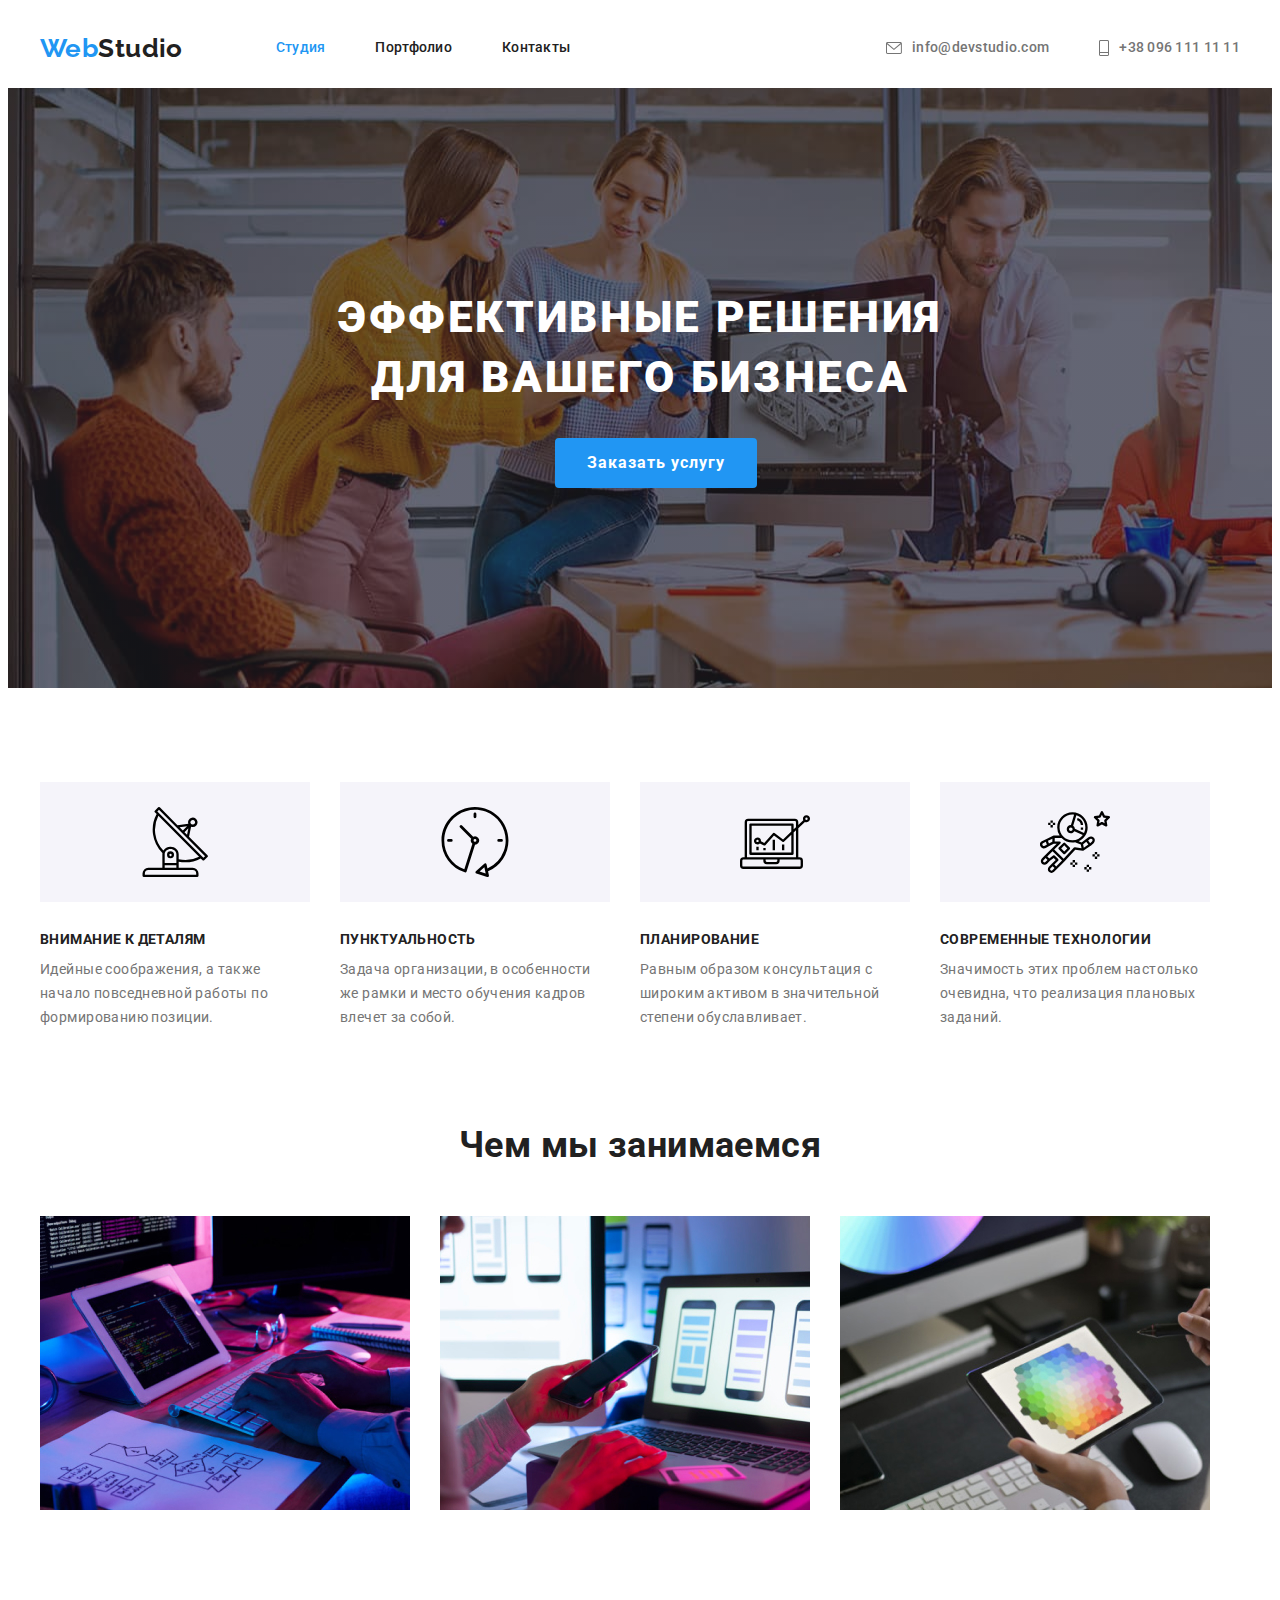
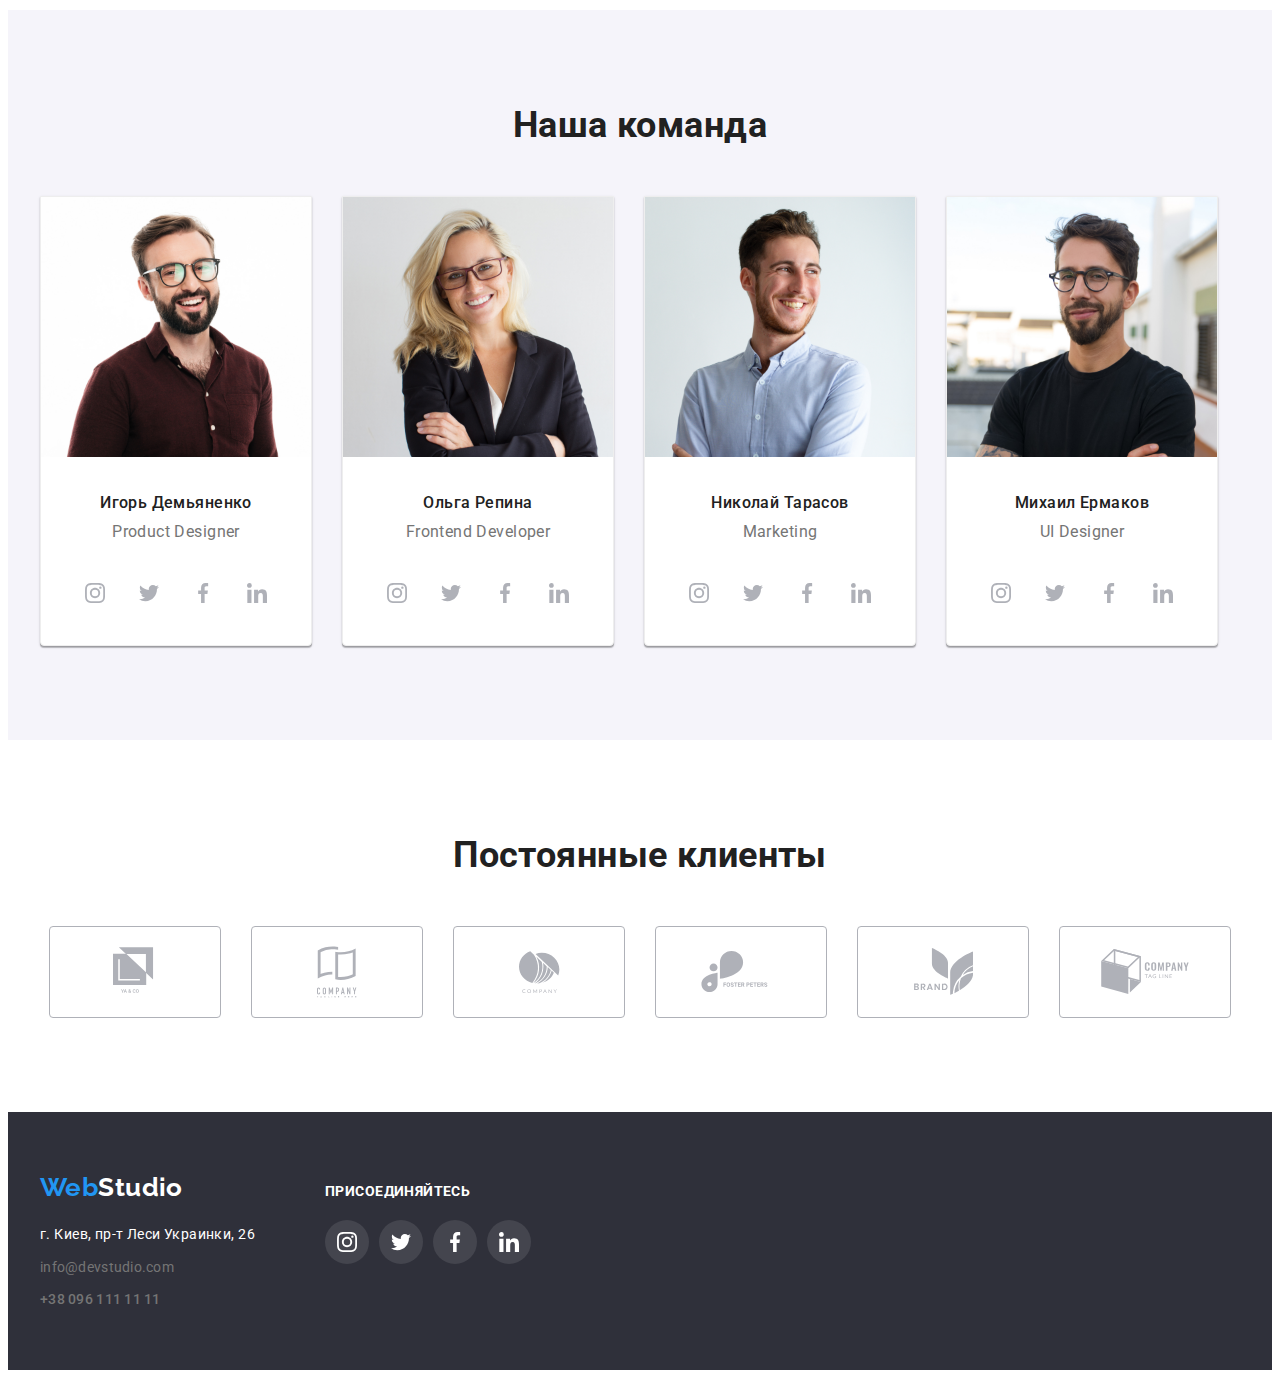
<file: index.html>
<!DOCTYPE html>
<html lang="ru">
  <head>
    <meta charset="UTF-8" />
    <meta name="viewport" content="width=device-width, initial-scale=1.0" />
    <title>Studio</title>
    <link
      href="https://fonts.googleapis.com/css2?family=Raleway:wght@700&family=Roboto:wght@400;500;700;900&display=swap"
      rel="stylesheet"
    />
    <link
      rel="stylesheet"
      href="https://cdnjs.cloudflare.com/ajax/libs/modern-normalize/1.0.0/modern-normalize.min.css"
      integrity="sha512-ISS7cAi1PEhQ8jnbJpJZMd29NlhNj4AWYyLOSp2CE/CsHxTCu+r+t0D2yoJudVrd0/8fTVPUVDzY5Tvli75u/g=="
      crossorigin="anonymous"
    />
    <link rel="stylesheet" href="./css/styles.css" />
  </head>
  <body>
    <!--Верхняя линия -->
    <header class="container">
      <nav class="site-nav">
        <a class="logo" href=""><span>Web</span>Studio</a>
        <ul class="navigation">
          <li class="item">
            <a class="link-current" href="./index.html">Студия</a>
          </li>
          <li class="item">
            <a class="link" href="./portfolio.html">Портфолио</a>
          </li>
          <li class="item"><a class="link" href="">Контакты</a></li>
        </ul>
        <ul class="address-link">
          <li class="item">
            <a class="address" href="mailto:info@devstudio.com">
              <svg class="icon-address" width="16" height="12">
                <use href="./images/sprite.svg#icon-envelope"></use>
              </svg>
              info@devstudio.com</a>
          </li>
          <li class="item">
            <a class="address" href="tel:+380961111111"
              ><svg class="icon-address" width="10" height="16">
                <use href="./images/sprite.svg#icon-phone"></use>
                </svg> 
                +38 096 111 11 11</a>
          </li>
        </ul>
      </nav>
    </header>

    <main>
      <!--Шапка-->
      <section class="hero">
        <div class="container">
          <h1 class="hero-title">
            Эффективные решения <br />для вашего бизнеса
          </h1>
          <button type="button" class="button-order-service">
            Заказать услугу
          </button>
        </div>
      </section>

      <!--Особенности-->
      <section class="features">
        <div class="container">
          <h2 class="hidden-title">Особенности</h2>
          <ul class="features-list">
            <li class="item">
              <div class="icon-box">
                <svg class="icon-features" width="70" height="70">
                  <use href="./images/sprite.svg#icon-Group"></use>
                </svg>
              </div>
              <h3 class="features-title">Внимание к деталям</h3>
              <p class="features-text">
                Идейные соображения, а также начало повседневной работы по
                формированию позиции.
              </p>
            </li>
            <li class="item">
              <div class="icon-box">
                <svg class="icon-features" width="70" height="70">
                  <use href="./images/sprite.svg#icon-clock-1"></use>
                </svg>
              </div>
              <h3 class="features-title">Пунктуальность</h3>
              <p class="features-text">
                Задача организации, в особенности же рамки и место обучения
                кадров влечет за собой.
              </p>
            </li>
            <li class="item">
              <div class="icon-box">
                <svg class="icon-features" width="70" height="70">
                  <use href="./images/sprite.svg#icon-diagram-1"></use>
                </svg>
              </div>
              <h3 class="features-title">Планирование</h3>
              <p class="features-text">
                Равным образом консультация с широким активом в значительной
                степени обуславливает.
              </p>
            </li>
            <li class="item">
              <div class="icon-box">
                <svg class="icon-features" width="70" height="70">
                  <use href="./images/sprite.svg#icon-astronaut-1"></use>
                </svg>
              </div>
              <h3 class="features-title">Современные технологии</h3>
              <p class="features-text">
                Значимость этих проблем настолько очевидна, что реализация
                плановых заданий.
              </p>
            </li>
          </ul>
        </div>
      </section>

      <!--Чем мы занимаемся-->
      <section class="works">
        <div class="container">
          <h2 class="works-header">Чем мы занимаемся</h2>
          <ul class="works-list">
            <li class="works-list-item">
              <img
                src="./images/box%201.jpg"
                alt="Человек печатает код"
                width="370"
                height="294"
              />
            </li>
            <li class="works-list-item">
              <img
                src="./images/box%202.jpg"
                alt="Разработка мобильного приложения"
                width="370"
                height="294"
              />
            </li>
            <li class="works-list-item">
              <img
                src="./images/box%203.jpg"
                alt="RGB палитра на планшете"
                width="370"
                height="294"
              />
            </li>
          </ul>
        </div>
      </section>

      <!--Команда-->
      <section class="team">
        <div class="container">
          <h2 class="team-header">Наша команда</h2>
          <ul class="team-list">
            <li class="team-member">
              <img
                src="./images/team%20card%201.jpg"
                alt="Фото члена команды"
                width="270"
              />
              <h3 class="member-name">Игорь Демьяненко</h3>
              <p class="member-position">Product Designer</p>
              <ul class="social-list">
                <li class="social-item">
                  <a class="social-link" href="">
                    <svg class="icon-social-link" width="20" height="20">
                      <use href="./images/sprite.svg#icon-instagram"></use>
                    </svg>
                  </a>
                </li>
                <li class="social-item">
                  <a class="social-link" href="">
                    <svg class="icon-social-link" width="20" height="20">
                      <use href="./images/sprite.svg#icon-twitter"></use>
                    </svg>
                  </a>
                </li>
                <li class="social-item">
                  <a class="social-link" href="">
                    <svg class="icon-social-link" width="20" height="20">
                      <use href="./images/sprite.svg#icon-facebook"></use>
                    </svg>
                  </a>
                </li>
                <li class="social-item">
                  <a class="social-link" href="">
                    <svg class="icon-social-link" width="20" height="20">
                      <use href="./images/sprite.svg#icon-linkedin"></use>
                    </svg>
                  </a>
                </li>
              </ul>
            </li>
            <li class="team-member">
              <img
                src="./images/team%20card%202.jpg"
                alt="Фото члена команды"
                width="270"
              />
              <h3 class="member-name">Ольга Репина</h3>
              <p class="member-position">Frontend Developer</p>
              <ul class="social-list">
                <li class="social-item">
                  <a class="social-link" href="">
                    <svg class="icon-social-link" width="20" height="20">
                      <use href="./images/sprite.svg#icon-instagram"></use>
                    </svg>
                  </a>
                </li>
                <li class="social-item">
                  <a class="social-link" href="">
                    <svg class="icon-social-link" width="20" height="20">
                      <use href="./images/sprite.svg#icon-twitter"></use>
                    </svg>
                  </a>
                </li>
                <li class="social-item">
                  <a class="social-link" href="">
                    <svg class="icon-social-link" width="20" height="20">
                      <use href="./images/sprite.svg#icon-facebook"></use>
                    </svg>
                  </a>
                </li>
                <li class="social-item">
                  <a class="social-link" href="">
                    <svg class="icon-social-link" width="20" height="20">
                      <use href="./images/sprite.svg#icon-linkedin"></use>
                    </svg>
                  </a>
                </li>
              </ul>
            </li>
            <li class="team-member">
              <img
                src="./images/team%20card%203.jpg"
                alt="Фото члена команды"
                width="270"
              />
              <h3 class="member-name">Николай Тарасов</h3>
              <p class="member-position">Marketing</p>
              <ul class="social-list">
                <li class="social-item">
                  <a class="social-link" href="">
                    <svg class="icon-social-link" width="20" height="20">
                      <use href="./images/sprite.svg#icon-instagram"></use>
                    </svg>
                  </a>
                </li>
                <li class="social-item">
                  <a class="social-link" href="">
                    <svg class="icon-social-link" width="20" height="20">
                      <use href="./images/sprite.svg#icon-twitter"></use>
                    </svg>
                  </a>
                </li>
                <li class="social-item">
                  <a class="social-link" href="">
                    <svg class="icon-social-link" width="20" height="20">
                      <use href="./images/sprite.svg#icon-facebook"></use>
                    </svg>
                  </a>
                </li>
                <li class="social-item">
                  <a class="social-link" href="">
                    <svg class="icon-social-link" width="20" height="20">
                      <use href="./images/sprite.svg#icon-linkedin"></use>
                    </svg>
                  </a>
                </li>
              </ul>
            </li>
            <li class="team-member">
              <img
                src="./images/team%20card%204.jpg"
                alt="Фото члена команды"
                width="270"
              />
              <h3 class="member-name">Михаил Ермаков</h3>
              <p class="member-position">UI Designer</p>
              <ul class="social-list">
                <li class="social-item">
                  <a class="social-link" href="">
                    <svg class="icon-social-link" width="20" height="20">
                      <use href="./images/sprite.svg#icon-instagram"></use>
                    </svg>
                  </a>
                </li>
                <li class="social-item">
                  <a class="social-link" href="">
                    <svg class="icon-social-link" width="20" height="20">
                      <use href="./images/sprite.svg#icon-twitter"></use>
                    </svg>
                  </a>
                </li>
                <li class="social-item">
                  <a class="social-link" href="">
                    <svg class="icon-social-link" width="20" height="20">
                      <use href="./images/sprite.svg#icon-facebook"></use>
                    </svg>
                  </a>
                </li>
                <li class="social-item">
                  <a class="social-link" href="">
                    <svg class="icon-social-link" width="20" height="20">
                      <use href="./images/sprite.svg#icon-linkedin"></use>
                    </svg>
                  </a>
                </li>
              </ul>
            </li>
          </ul>
        </div>
      </section>

      <!--Постоянные клиенты-->
      <section class="clients">
        <div class="container">
          <h2 class="clients-header">Постоянные клиенты</h2>
          <ul class="clients-list">
            <li class="clients-list-item">
              <a href="" class="clients-link">
                <svg class="clients-link-logo" width="44.27" height="49.23">
                  <use href="./images/sprite.svg#icon-logo-1"></use>
                </svg>
              </a>
            </li>
            <li class="clients-list-item">
              <a href="" class="clients-link">
                <svg class="clients-link-logo" width="40" height="52">
                  <use href="./images/sprite.svg#icon-logo-2"></use>
                </svg>
              </a>
            </li>
            <li class="clients-list-item">
              <a href="" class="clients-link">
                <svg class="clients-link-logo" width="41" height="42.6">
                  <use href="./images/sprite.svg#icon-logo-3"></use>
                </svg>
              </a>
            </li>
            <li class="clients-list-item">
              <a href="" class="clients-link">
                <svg class="clients-link-logo" width="79.66" height="42.02">
                  <use href="./images/sprite.svg#icon-logo-4"></use>
                </svg>
              </a>
            </li>
            <li class="clients-list-item">
              <a href="" class="clients-link">
                <svg class="clients-link-logo" width="59" height="47">
                  <use href="./images/sprite.svg#icon-logo-5"></use>
                </svg>
              </a>
            </li>
            <li class="clients-list-item">
              <a href="" class="clients-link">
                <svg class="clients-link-logo" width="88.48" height="45.44">
                  <use href="./images/sprite.svg#icon-logo-6"></use>
                </svg>
              </a>
            </li>
          </ul>
        </div>
      </section>
    </main>

    <!--Подвал-->
    <footer class="footer">
      <div class="container">
          <div class="footer-address">
          <a class="logo" href="./index.html"><span>Web</span>Studio</a>
          <address class="footer-addr">
          <p class="footer-street">г. Киев, пр-т Леси Украинки, 26</p>
          <a class="address" href="mailto:info@devstudio.com">info@devstudio.com</a>
          <a class="address" href="tel:+380961111111">+38 096 111 11 11</a>
      </address></div>
      <div class="join">
          <p class="join-text">
              присоединяйтесь
          </p>
          <ul class="social-list">
              <li class="social-item"><a class="social-link" href="">
                      <svg class="icon-social-link" width="20" height="20">
                          <use href="./images/sprite.svg#icon-instagram"></use>
                      </svg>
                  </a></li>
              <li class="social-item"><a class="social-link" href="">
                      <svg class="icon-social-link" width="20" height="20">
                          <use href="./images/sprite.svg#icon-twitter"></use>
                      </svg>
                  </a></li>
              <li class="social-item"><a class="social-link" href="">
                      <svg class="icon-social-link" width="20" height="20">
                          <use href="./images/sprite.svg#icon-facebook"></use>
                      </svg>
                  </a></li>
              <li class="social-item"><a class="social-link" href="">
                      <svg class="icon-social-link" width="20" height="20">
                          <use href="./images/sprite.svg#icon-linkedin"></use>
                      </svg>
                  </a></li>
          </ul>
      </div>
      </div>
  </footer>
  </body>
</html>
</file>
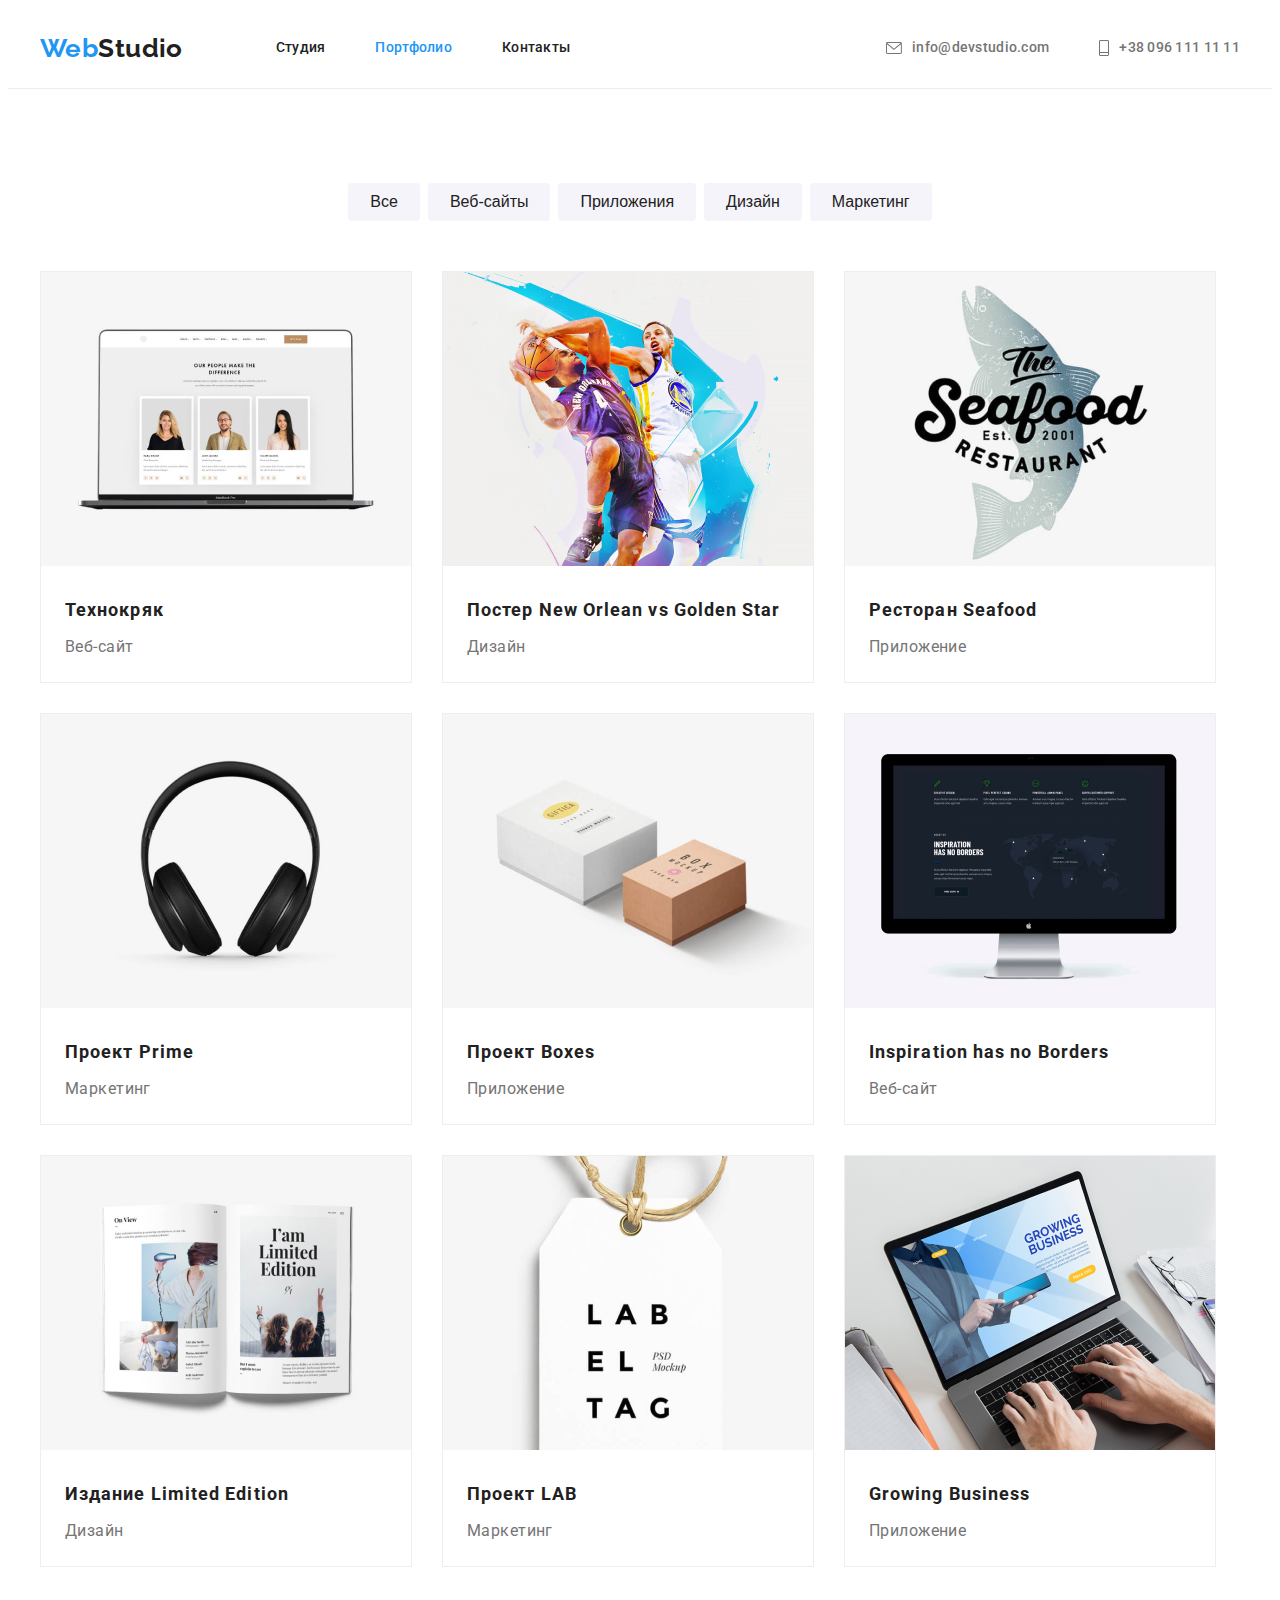
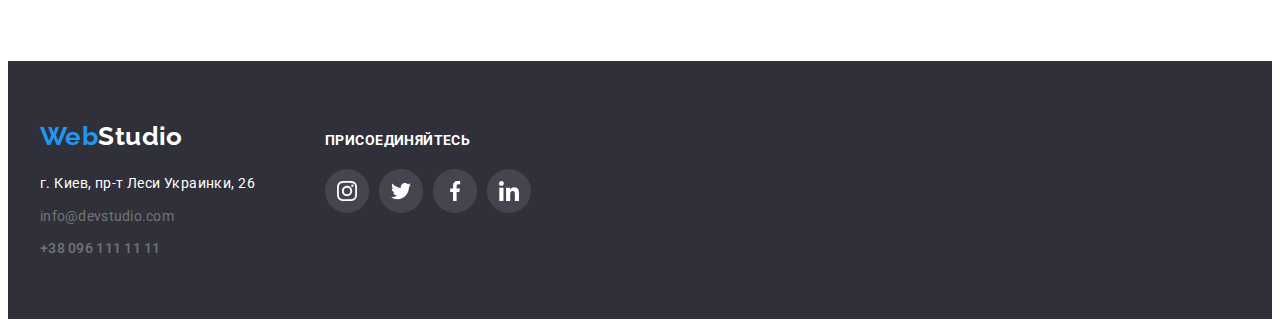
<file: portfolio.html>
<!DOCTYPE html>
<html lang="ru">
  <head>
    <meta charset="UTF-8" />
    <meta name="viewport" content="width=device-width, initial-scale=1.0" />
    <title>Portfolio</title>
    <link
      href="https://fonts.googleapis.com/css2?family=Raleway:wght@700&family=Roboto:wght@400;500;700;900&display=swap"
      rel="stylesheet"
    />
    <link
      rel="stylesheet"
      href="https://cdnjs.cloudflare.com/ajax/libs/modern-normalize/1.0.0/modern-normalize.min.css"
      integrity="sha512-ISS7cAi1PEhQ8jnbJpJZMd29NlhNj4AWYyLOSp2CE/CsHxTCu+r+t0D2yoJudVrd0/8fTVPUVDzY5Tvli75u/g=="
      crossorigin="anonymous"
    />
    <link rel="stylesheet" href="./css/styles.css" />
  </head>
  <body>
    <!--Верхняя линия -->
    <header class="header">
      <div class="container">
        <nav class="site-nav">
          <a class="logo" href=""><span>Web</span>Studio</a>
          <ul class="navigation">
            <li class="item"><a class="link" href="./index.html">Студия</a></li>
            <li class="item">
              <a class="link-current" href="./portfolio.html">Портфолио</a>
            </li>
            <li class="item"><a class="link" href="">Контакты</a></li>
          </ul>
          <ul class="address-link">
            <li class="item">
              <a class="address" href="mailto:info@devstudio.com"
                ><svg class="icon-address" width="16" height="12">
                  <use href="./images/sprite.svg#icon-envelope"></use></svg
                >info@devstudio.com</a
              >
            </li>
            <li class="item">
              <a class="address" href="tel:+380961111111"
                ><svg class="icon-address" width="10" height="16">
                  <use href="./images/sprite.svg#icon-phone"></use></svg
                >+38 096 111 11 11</a
              >
            </li>
          </ul>
        </nav>
      </div>
    </header>
    <main>
      <!--Примеры работ студии -->
      <section class="portfolio">
        <div class="container">
          <h1 class="hidden-title">Portfolio</h1>
          <ul class="Portfolio-filter">
            <li class="item">
              <button class="portfolio-button" type="button">Все</button>
            </li>
            <li class="item">
              <button class="portfolio-button" type="button">Веб-сайты</button>
            </li>
            <li class="item">
              <button class="portfolio-button" type="button">Приложения</button>
            </li>
            <li class="item">
              <button class="portfolio-button" type="button">Дизайн</button>
            </li>
            <li class="item">
              <button class="portfolio-button" type="button">Маркетинг</button>
            </li>
          </ul>

          <ul class="examples-list">
            <li class="examples-item" tabindex="0">
              <img
                src="./images/technokryak.jpg"
                alt="Веб сайт"
                height="294"
                width="100%"
              />
              <div class="title-text">
                <h2 class="examples-title">Технокряк</h2>
                <p class="examples-text">Веб-сайт</p>
              </div>
            </li>

            <li class="examples-item" tabindex="0">
                <img
                  src="./images/poster.jpg"
                  alt="Постер"
                  height="294"
                  width="100%"
                />
                <div class="title-text">
                  <h2 class="examples-title">
                    Постер New Orlean vs Golden Star
                  </h2>
                  <p class="examples-text">Дизайн</p>
                </div>
            </li>

            <li class="examples-item" tabindex="0">
              <img
                src="./images/seafood-restaurant.jpg"
                alt="Ресторан морепродуктов"
                height="294"
                width="100%"
              />
              <div class="title-text">
                <h2 class="examples-title">Ресторан Seafood</h2>
                <p class="examples-text">Приложение</p>
              </div>
            </li>

            <li class="examples-item" tabindex="0">              
              <img
                src="./images/prime-project.jpg"
                alt="Прайм проект"
                height="294"
                width="100%"
              />
              <div class="title-text">
                <h2 class="examples-title">Проект Prime</h2>
                <p class="examples-text">Маркетинг</p>
              </div>
            </li>

            <li class="examples-item" tabindex="0">              
              <img
                src="./images/boxes.jpg"
                alt="Коробки приложение"
                height="294"
                width="100%"
              />
              <div class="title-text">
                <h2 class="examples-title">Проект Boxes</h2>
                <p class="examples-text">Приложение</p>
              </div>
            </li>

            <li class="examples-item" tabindex="0">
                <img
                  src="./images/inspiration-has-no-borders.jpg"
                  alt="Веб сайт инпирейшен"
                  height="294"
                  width="100%"
                />
                <div class="title-text">
                  <h2 class="examples-title">Inspiration has no Borders</h2>
                  <p class="examples-text">Веб-сайт</p>
                </div>
            </li>

            <li class="examples-item" tabindex="0">
              <img
                src="./images/limited-edition.jpg"
                alt="Дизайн издание"
                height="294"
                width="100%"
              />
              <div class="title-text">
                <h2 class="examples-title">Издание Limited Edition</h2>
                <p class="examples-text">Дизайн</p>
              </div>
            </li>

            <li class="examples-item" tabindex="0">
              <img
                src="./images/lab.jpg"
                alt="Маркетинг проект"
                height="294"
                width="100%"
              />
              <div class="title-text">
                <h2 class="examples-title">Проект LAB</h2>
                <p class="examples-text">Маркетинг</p>
              </div>
            </li>

            <li class="examples-item" tabindex="0">
              <img
                src="./images/growing-business.jpg"
                alt="Бизнес приложение"
                height="294"
                width="100%"
              />
              <div class="title-text">
                <h2 class="examples-title">Growing Business</h2>
                <p class="examples-text">Приложение</p>
              </div>
            </li>
          </ul>
        </div>
      </section>
    </main>
    <!--Подвал-->
    <footer class="footer">
      <div class="container">
          <div class="footer-address">
          <a class="logo" href="./index.html"><span>Web</span>Studio</a>
          <address class="footer-addr">
          <p class="footer-street">г. Киев, пр-т Леси Украинки, 26</p>
          <a class="address" href="mailto:info@devstudio.com">info@devstudio.com</a>
          <a class="address" href="tel:+380961111111">+38 096 111 11 11</a>
      </address></div>
      <div class="join">
          <p class="join-text">
              присоединяйтесь
          </p>
          <ul class="social-list">
              <li class="social-item"><a class="social-link" href="">
                      <svg class="icon-social-link" width="20" height="20">
                          <use href="./images/sprite.svg#icon-instagram"></use>
                      </svg>
                  </a></li>
              <li class="social-item"><a class="social-link" href="">
                      <svg class="icon-social-link" width="20" height="20">
                          <use href="./images/sprite.svg#icon-twitter"></use>
                      </svg>
                  </a></li>
              <li class="social-item"><a class="social-link" href="">
                      <svg class="icon-social-link" width="20" height="20">
                          <use href="./images/sprite.svg#icon-facebook"></use>
                      </svg>
                  </a></li>
              <li class="social-item"><a class="social-link" href="">
                      <svg class="icon-social-link" width="20" height="20">
                          <use href="./images/sprite.svg#icon-linkedin"></use>
                      </svg>
                  </a></li>
          </ul>
      
      
      </div>
      </div>
  </footer>
  </body>
</html>
</file>
<file: css/styles.css>
:root {
  --content-color: #757575;
  --accent-color: #2196f3;
  --basic-color: #212121;
  --second-color: #ffffff;
  --second-background-color: #2f303a;
  --button-background: #eeeeee;
  --bg-icon: #f5f4fa;
  --icon-link: #afb1b8;
}

body {
  background-color: var(--second-color);
  color: var(--basic-color);
  font-family: "Roboto", sans-serif;
  font-size: 14px;
  line-height: 1.5;
  letter-spacing: 0.03em;
}

h1,
h2,
h3,
ul,
p {
  margin: 0;
  padding: 0;
}

a {
  text-decoration: none;
  color: #212121;
}
li {
  list-style-type: none;
}
/*================STUDIO=================*/
/*Верхняя линия */
.container {
  width: 1200px;
  margin-left: auto;
  margin-right: auto;
  padding-left: 15px;
  padding-right: 15px;
}
.site-nav {
  display: flex;
  align-items: center;
}
.navigation {
  display: flex;
}
.navigation .item:first-child {
  margin-left: 93px;
}
.navigation .item:not(:last-child) {
  margin-right: 50px;
}
.site-nav .address-link {
  display: flex;
  margin-left: auto;
}

.navigation .link,
.address-link .address {
  display: flex;
  padding-top: 32px;
  padding-bottom: 32px;
}
.address-link .item:not(:last-child) {
  margin-right: 50px;
}
.logo {
  color: var(--basic-color);
  font-family: "Raleway";
  font-weight: 700;
  font-size: 26px;
  line-height: 1.19;
}

.logo span {
  color: var(--accent-color);
}

.navigation .link,
.navigation .link-current,
.address {
  color: var(--basic-color);
  font-weight: 500;
  line-height: 1.14;
  letter-spacing: 0.02em;
}
.navigation .link-current {
  display: flex;
  padding-top: 32px;
  padding-bottom: 32px;
  color: var(--accent-color);
}

.address {
  color: var(--content-color);
  align-items: center;
}
.icon-address {
  fill: var(--content-color);
  margin-right: 10px;
}

.navigation .link:hover,
.navigation .link:focus,
.address:hover,
.address:focus {
  color: var(--accent-color);
}
.address:focus .icon-address,
.address:hover .icon-address {
  fill: var(--accent-color);
}

/*Шапка*/
.hero {
  padding-top: 200px;
  padding-bottom: 200px;
  text-align: center;
  background-color: var(--second-background-color);
  background-image: linear-gradient(
      rgba(47, 48, 58, 0.4),
      rgba(47, 48, 58, 0.4)
    ),
    url(../images/hero.jpg);
  background-repeat: no-repeat;
  background-size: cover;
}
.hero .hero-title {
  color: var(--second-color);
  font-weight: 900;
  font-size: 44px;
  line-height: 1.36;
  letter-spacing: 0.06em;
  text-align: center;
  text-transform: uppercase;
  margin-bottom: 30px;
}

.button-order-service {
  background-color: var(--accent-color);
  color: var(--second-color);
  font-family: "Roboto", sans-serif;
  font-size: 16px;
  font-weight: 700;
  line-height: 1.88;
  letter-spacing: 0.06em;
  border: none;
  text-align: center;
  margin-left: 32px;
  border-radius: 4px;
  padding: 10px 32px;
}
/*Особенности*/
.features {
  padding-top: 94px;
  padding-bottom: 94px;
}
.icon-box {
  display: flex;
  justify-content: center;
  align-items: center;
  background-color: var(--bg-icon);
  width: 270px;
  height: 120px;
  margin-bottom: 30px;
}
.features-list {
  display: flex;
}
.features-list .item:not(:last-child) {
  margin-right: 30px;
}
.features-list .item {
  width: 270px;
}
.hidden-title {
  position: absolute;
  width: 1px;
  height: 1px;
  margin: -1px;
  border: 0;
  padding: 0;
  white-space: nowrap;
  clip-path: inset(100%);
  clip: rect(0 0 0 0);
  overflow: hidden;
  display: block;
}
.features-title {
  font-weight: 700;
  font-size: 14px;
  line-height: 1.14;
  text-transform: uppercase;
  margin-bottom: 10px;
}
.features-text {
  color: var(--content-color);
  font-weight: 400;
  line-height: 1.71;
}
/*Чем мы занимаемся*/
.works {
  padding-bottom: 94px;
}
.works-list {
  display: flex;
  width: 370;
}
.works-list-item:not(:last-child) {
  margin-right: 30px;
}
.works-header,
.team-header,
.clients-header  {
  font-weight: 700;
  font-size: 36px;
  line-height: 1.17;
  text-align: center;
  margin-bottom: 50px;
}
/*Команда*/
.team {
  padding-top: 94px;
  padding-bottom: 94px;
  background-color: #f5f4fa;
}
.team-list {
  display: inline-flex;
}

.social-list {
  display: flex;
  margin-bottom: 30px;
  justify-content: center;
  justify-items: center;
}
.icon-social-link {
  fill: var(--icon-link);
}
.social-item:not(:last-child) {
  margin-right: 10px;
}
.social-link {
  display: flex;
  justify-content: center;
  align-items: center;
  width: 44px;
  height: 44px;
  border-radius: 50%;
  background-color: var(--second-color);
}
.join .social-link {
  background: rgba(255, 255, 255, 0.1);
}
.social-link:hover,
.social-link:focus {
  background-color: var(--accent-color);
}

.social-link:hover .icon-social-link,
.social-link:focus .icon-social-link {
  fill: var(--second-color);
}
.team-member:not(:last-child) {
  margin-right: 30px;
}
.team-member {
  background-color: var(--second-color);
  border: 1px solid var(--button-background);
  border-radius: 0px 0px 4px 4px;
  box-shadow: 0px 1px 3px rgba(0, 0, 0, 0.12), 0px 1px 1px rgba(0, 0, 0, 0.14), 0px 2px 1px rgba(0, 0, 0, 0.2);
}
.member-name {
  margin-top: 30px;
  margin-bottom: 10px;
}
.member-position {
  margin-bottom: 30px;
}
.member-name,
.member-position {
  font-weight: 500;
  font-size: 16px;
  line-height: 1.19;
  text-align: center;
}
.member-position {
  color: var(--content-color);
  font-weight: 400;
}

/*Clients*/
.clients {
  padding-top: 94px;
  padding-bottom: 94px;
}
.clients-list {
  display: flex;
  justify-content: center;
  align-items: center;
}

.clients-link {
  display: flex;
}

.clients-list-item:not(:last-child) {
  margin-right: 30px;
}
.clients-link {
  display: flex;
  justify-content: center;
  align-items: center;
  width: 170px;
  height: 90px;
  border-radius: 4px;
  border: solid 1px var(--icon-link);
}

.clients-link-logo {
  fill: var(--icon-link);
}

.clients-link:hover,
.clients-link:focus {
  border: solid 1px var(--accent-color);
}
.clients-link:hover .clients-link-logo,
.clients-link:focus .clients-link-logo {
  fill: var(--accent-color);
}

/*Footer*/
.footer {
  background-color: #2f303a;
}
.footer .container {
  display: flex;
  align-items: baseline;
}
.footer {
  padding-top: 60px;
  padding-bottom: 60px;
}
.footer .logo {
  display: inline-block;
  margin-bottom: 20px;

  color: var(--second-color);
}
.footer-addr {
  display: block;
  font-style: normal;
}
.footer-street,
.footer .address:not(:last-child) {
  display: block;
  margin-bottom: 9px;

  font-weight: 400;
  line-height: 1.71;
}
.footer-street {
  color: var(--second-color);
}

.join {
  display: block;
  margin-left: 70px;
}
.join-text {
  font-family: Roboto;
  font-style: normal;
  font-weight: bold;
  font-size: 14px;
  line-height: 1.14;
  letter-spacing: 0.03em;
  text-transform: uppercase;
  color: var(--second-color);

  margin-bottom: 20px;
}
.join .social-list {
  margin-bottom: 0px;
}
.join .icon-social-link {
  fill: var(--second-color);
}

  

/*================PORTFOLIO=================*/
.header {
  border-bottom: 1px solid #ececec;
}
.portfolio {
  padding-top: 94px;
  padding-bottom: 94px;
}
.Portfolio-filter {
  display: flex;
  margin-bottom: 34px;
  padding-bottom: 16px;
  justify-content: center;
}
.Portfolio-filter .item:not(:last-child) {
  margin-right: 8px;
}
.portfolio-button {
  padding: 6px 22px;
  border-radius: 4px;
  background-color: #f5f4fa;
  color: var(--basic-color);
  font-size: 16px;
  font-weight: 500;
  line-height: 1.63;
  border: none;
  text-align: center;
}
.portfolio-button:hover,
.portfolio-button:focus {
  color: var(--second-color);
  background-color: var(--accent-color);
  box-shadow: 0px 3px 1px rgba(0, 0, 0, 0.1), 0px 1px 2px rgba(0, 0, 0, 0.08),
    0px 2px 2px rgba(0, 0, 0, 0.12);
}
.examples-list {
  display: flex;
  flex-wrap: wrap;
}
.examples-item {
  background-color: var(--second-color);
  border: 1px solid var(--button-background);
  width: 370px;
}

.examples-item:hover,
.examples-item:focus {
  box-shadow: 0px 1px 1px rgba(0, 0, 0, 0.12), 0px 4px 4px rgba(0, 0, 0, 0.06),
    1px 4px 6px rgba(0, 0, 0, 0.16);
}

.examples-item:not(:nth-last-child(-n + 3)) {
  margin-bottom: 30px;
}
.examples-item:not(:nth-child(3n)) {
  margin-right: 30px;
}
.examples-title {
  font-weight: 700;
  font-size: 18px;
  line-height: 2;
  letter-spacing: 0.06em;
  display: flex;
}
.examples-text {
  color: var(--content-color);
  font-weight: 400;
  font-size: 16px;
  line-height: 1.88;
  margin-top: 4px;
}
.title-text {
  padding: 20px 24px;
}
</file>
